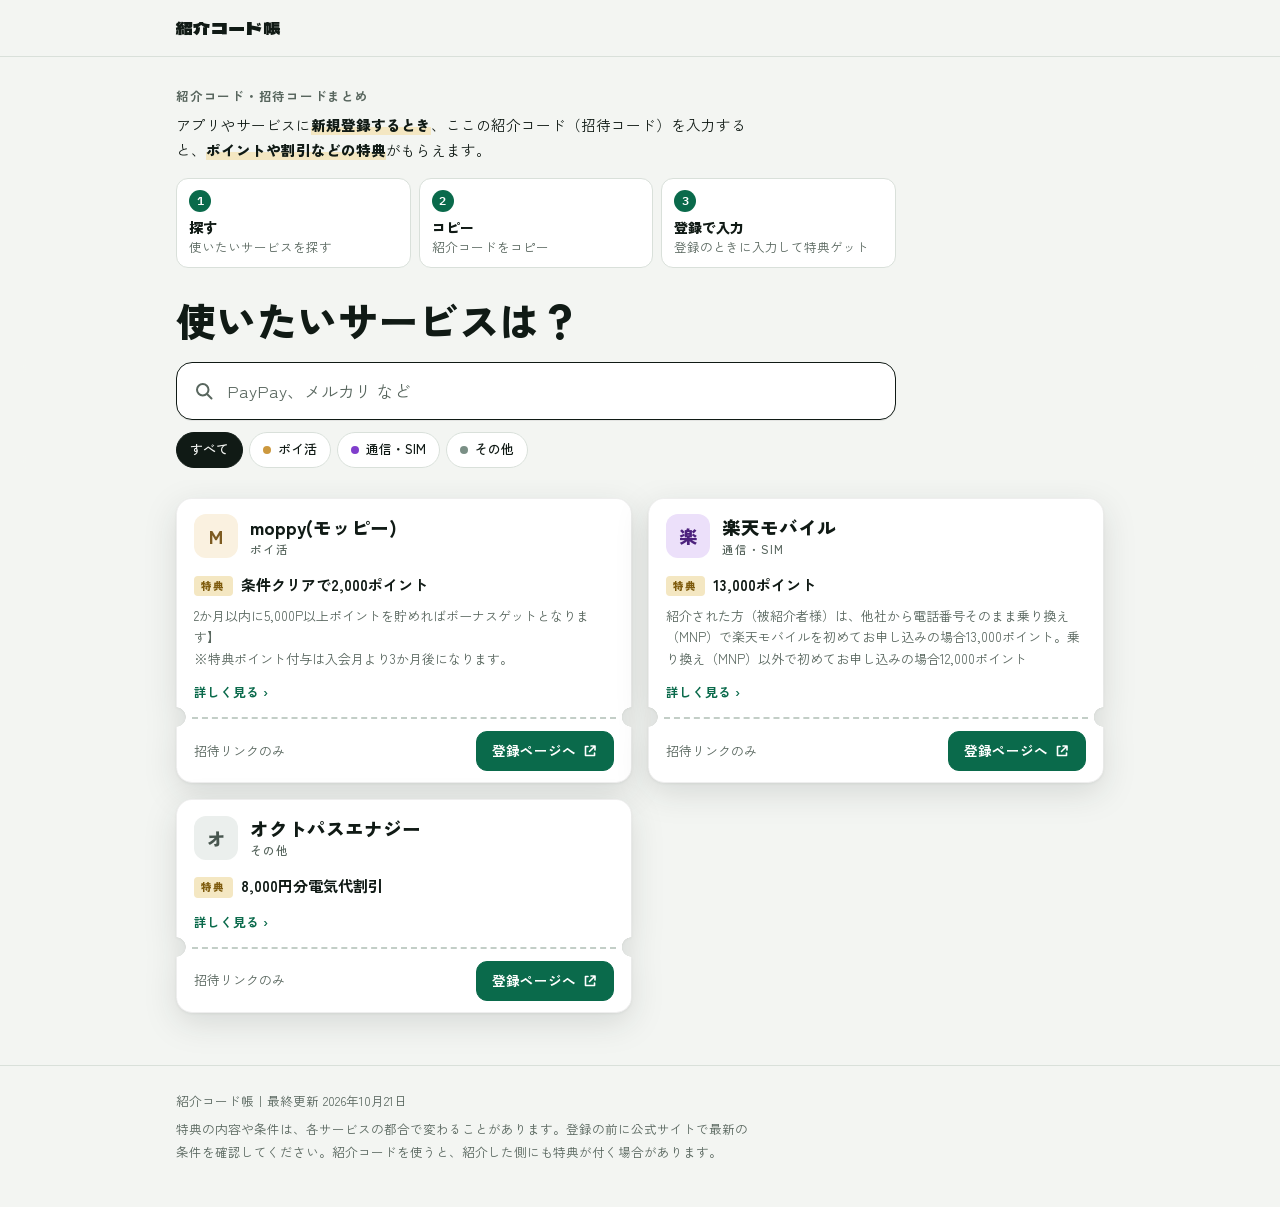
<file: index.html>
<!DOCTYPE html>
<html lang="ja">
<head>
<meta charset="utf-8">
<meta name="viewport" content="width=device-width, initial-scale=1, viewport-fit=cover">
<title>紹介コード・招待コードまとめ｜紹介コード帳</title>
<meta name="description" content="moppy(モッピー)、楽天モバイル、オクトパスエナジーの紹介コード（招待コード）と招待リンクをまとめています。新規登録でもらえる特典や条件、期限も掲載。">
<link rel="canonical" href="https://lai2727.github.io/">
<meta property="og:url" content="https://lai2727.github.io/">
<meta property="og:type" content="website">
<meta property="og:title" content="紹介コード・招待コードまとめ｜紹介コード帳">
<meta property="og:description" content="moppy(モッピー)、楽天モバイル、オクトパスエナジーの紹介コード（招待コード）と招待リンクをまとめています。新規登録でもらえる特典や条件、期限も掲載。">
<meta property="og:site_name" content="紹介コード帳">
<meta property="og:locale" content="ja_JP">
<meta name="twitter:card" content="summary">
<meta name="theme-color" content="#F3F5F2" media="(prefers-color-scheme: light)">
<meta name="theme-color" content="#0D1310" media="(prefers-color-scheme: dark)">
<meta name="google-site-verification" content="avAG5VHACpHR1QMRQiwMAVCS4wDt8yzAgo10MqUBjKM">
<script type="application/ld+json">{"@context":"https://schema.org","@type":"ItemList","name":"紹介コード・招待コードまとめ","itemListElement":[{"@type":"ListItem","position":1,"name":"moppy(モッピー)の紹介コード","url":"https://lai2727.github.io/s-3afe3bd5/"},{"@type":"ListItem","position":2,"name":"楽天モバイルの紹介コード","url":"https://lai2727.github.io/rakuten-mobile/"},{"@type":"ListItem","position":3,"name":"オクトパスエナジーの紹介コード","url":"https://lai2727.github.io/s-e9bc9ee9/"}]}</script>
<link rel="preconnect" href="https://fonts.googleapis.com"><link rel="preconnect" href="https://fonts.gstatic.com" crossorigin><link rel="stylesheet" href="https://fonts.googleapis.com/css2?family=Dela+Gothic+One&family=IBM+Plex+Mono:wght@500;600&family=Zen+Kaku+Gothic+New:wght@400;500;700;900&display=swap">
<link rel="stylesheet" href="assets/site.css?v=43942e0f">
<script src="assets/site.js?v=43942e0f" defer></script>
</head>
<body>
<header class="bar"><div class="wrap bar-in"><a class="brand" href="./">紹介コード帳</a></div></header>
<section class="hero"><div class="wrap hero-in">
<h1 class="kicker">紹介コード・招待コードまとめ</h1>
<p class="lead-in">アプリやサービスに<b>新規登録するとき</b>、ここの紹介コード（招待コード）を入力すると、<b>ポイントや割引などの特典</b>がもらえます。</p>
<ol class="howto" aria-label="使い方">
<li><span class="num" aria-hidden="true">1</span><b>探す</b><span>使いたいサービスを探す</span></li>
<li><span class="num" aria-hidden="true">2</span><b>コピー</b><span>紹介コードをコピー</span></li>
<li><span class="num" aria-hidden="true">3</span><b>登録で入力</b><span>登録のときに入力して特典ゲット</span></li>
</ol>
<p class="ask">使いたいサービスは？</p>
</div></section>
<div class="finder" id="finder"><div class="wrap finder-in">
<label class="search" for="q"><span class="sr">サービス名で探す</span><span class="ico" aria-hidden="true"><svg viewBox="0 0 16 16" fill="none" stroke="currentColor" stroke-width="1.6" stroke-linecap="round"><circle cx="7" cy="7" r="4.6"/><path d="M10.4 10.4 14 14"/></svg></span><input id="q" type="search" placeholder="PayPay、メルカリ など" autocomplete="off" enterkeyhint="search"></label>
<div class="chips" role="group" aria-label="カテゴリで絞り込む"><button type="button" class="chip" data-cat="all" aria-pressed="true">すべて</button><button type="button" class="chip" data-cat="ポイ活" aria-pressed="false" style="--hue:38;--chroma:1"><span class="dot" aria-hidden="true"></span>ポイ活</button><button type="button" class="chip" data-cat="通信・SIM" aria-pressed="false" style="--hue:268;--chroma:1"><span class="dot" aria-hidden="true"></span>通信・SIM</button><button type="button" class="chip" data-cat="その他" aria-pressed="false" style="--hue:150;--chroma:0.15"><span class="dot" aria-hidden="true"></span>その他</button></div>
</div></div>
<main class="wrap list" id="list">
<p class="nomatch" id="nomatch" hidden></p>
<h2 class="sr">紹介コードの一覧</h2>
<div class="grid">
<div class="v-wrap" data-search="moppy(モッピー) ポイ活 条件クリアで2,000ポイント 2か月以内に5,000p以上ポイントを貯めればボーナスゲットとなります】
※特典ポイント付与は入会月より3か月後になります。  s 3afe3bd5" data-cat="ポイ活"><article class="voucher">
<div class="v-top">
<div class="v-head"><span class="mono" style="--hue:38;--chroma:1" aria-hidden="true">M</span><div class="v-id"><h3 class="v-name"><a class="v-open" href="s-3afe3bd5/">moppy(モッピー)</a></h3><span class="v-cat">ポイ活</span></div></div>
<p class="v-reward"><span class="v-tag">特典</span><span>条件クリアで2,000ポイント</span></p>
<p class="v-note">2か月以内に5,000P以上ポイントを貯めればボーナスゲットとなります】
※特典ポイント付与は入会月より3か月後になります。</p>
<span class="v-more" aria-hidden="true">詳しく見る ›</span>
</div>
<div class="v-stub"><span class="v-nocode">招待リンクのみ</span><a class="btn btn-primary" href="https://pc.moppy.jp/entry/invite.php?invite=aERnA186" target="_blank" rel="noopener noreferrer" aria-label="moppy(モッピー)の登録ページを開く">登録ページへ<span class="ico" aria-hidden="true"><svg viewBox="0 0 16 16" fill="none" stroke="currentColor" stroke-width="1.6" stroke-linecap="round" stroke-linejoin="round"><path d="M6 3.5H3.5v9h9V10M9 3h4v4M13 3 7.5 8.5"/></svg></span></a></div>
</article></div>
<div class="v-wrap" data-search="楽天モバイル 通信・sim 13,000ポイント 紹介された方(被紹介者様)は、他社から電話番号そのまま乗り換え(mnp)で楽天モバイルを初めてお申し込みの場合13,000ポイント。乗り換え(mnp)以外で初めてお申し込みの場合12,000ポイント  rakuten mobile" data-cat="通信・SIM"><article class="voucher">
<div class="v-top">
<div class="v-head"><span class="mono" style="--hue:268;--chroma:1" aria-hidden="true">楽</span><div class="v-id"><h3 class="v-name"><a class="v-open" href="rakuten-mobile/">楽天モバイル</a></h3><span class="v-cat">通信・SIM</span></div></div>
<p class="v-reward"><span class="v-tag">特典</span><span>13,000ポイント</span></p>
<p class="v-note">紹介された方（被紹介者様）は、他社から電話番号そのまま乗り換え（MNP）で楽天モバイルを初めてお申し込みの場合13,000ポイント。乗り換え（MNP）以外で初めてお申し込みの場合12,000ポイント</p>
<span class="v-more" aria-hidden="true">詳しく見る ›</span>
</div>
<div class="v-stub"><span class="v-nocode">招待リンクのみ</span><a class="btn btn-primary" href="http://r10.to/hPtcVf?openExternalBrowser=1" target="_blank" rel="noopener noreferrer" aria-label="楽天モバイルの登録ページを開く">登録ページへ<span class="ico" aria-hidden="true"><svg viewBox="0 0 16 16" fill="none" stroke="currentColor" stroke-width="1.6" stroke-linecap="round" stroke-linejoin="round"><path d="M6 3.5H3.5v9h9V10M9 3h4v4M13 3 7.5 8.5"/></svg></span></a></div>
</article></div>
<div class="v-wrap" data-search="オクトパスエナジー その他 8,000円分電気代割引   s e9bc9ee9" data-cat="その他"><article class="voucher">
<div class="v-top">
<div class="v-head"><span class="mono" style="--hue:150;--chroma:0.15" aria-hidden="true">オ</span><div class="v-id"><h3 class="v-name"><a class="v-open" href="s-e9bc9ee9/">オクトパスエナジー</a></h3><span class="v-cat">その他</span></div></div>
<p class="v-reward"><span class="v-tag">特典</span><span>8,000円分電気代割引</span></p>
<span class="v-more" aria-hidden="true">詳しく見る ›</span>
</div>
<div class="v-stub"><span class="v-nocode">招待リンクのみ</span><a class="btn btn-primary" href="https://octopusenergy.co.jp/friend/glowing-cloud-847" target="_blank" rel="noopener noreferrer" aria-label="オクトパスエナジーの登録ページを開く">登録ページへ<span class="ico" aria-hidden="true"><svg viewBox="0 0 16 16" fill="none" stroke="currentColor" stroke-width="1.6" stroke-linecap="round" stroke-linejoin="round"><path d="M6 3.5H3.5v9h9V10M9 3h4v4M13 3 7.5 8.5"/></svg></span></a></div>
</article></div>
</div>
</main>
<footer class="foot"><div class="wrap foot-in">
<p>紹介コード帳｜最終更新 2026年10月21日</p>
<p>特典の内容や条件は、各サービスの都合で変わることがあります。登録の前に公式サイトで最新の条件を確認してください。紹介コードを使うと、紹介した側にも特典が付く場合があります。</p>
</div></footer>
<div class="toast" id="toast" role="status" aria-live="polite"></div>
</body>
</html>
</file>
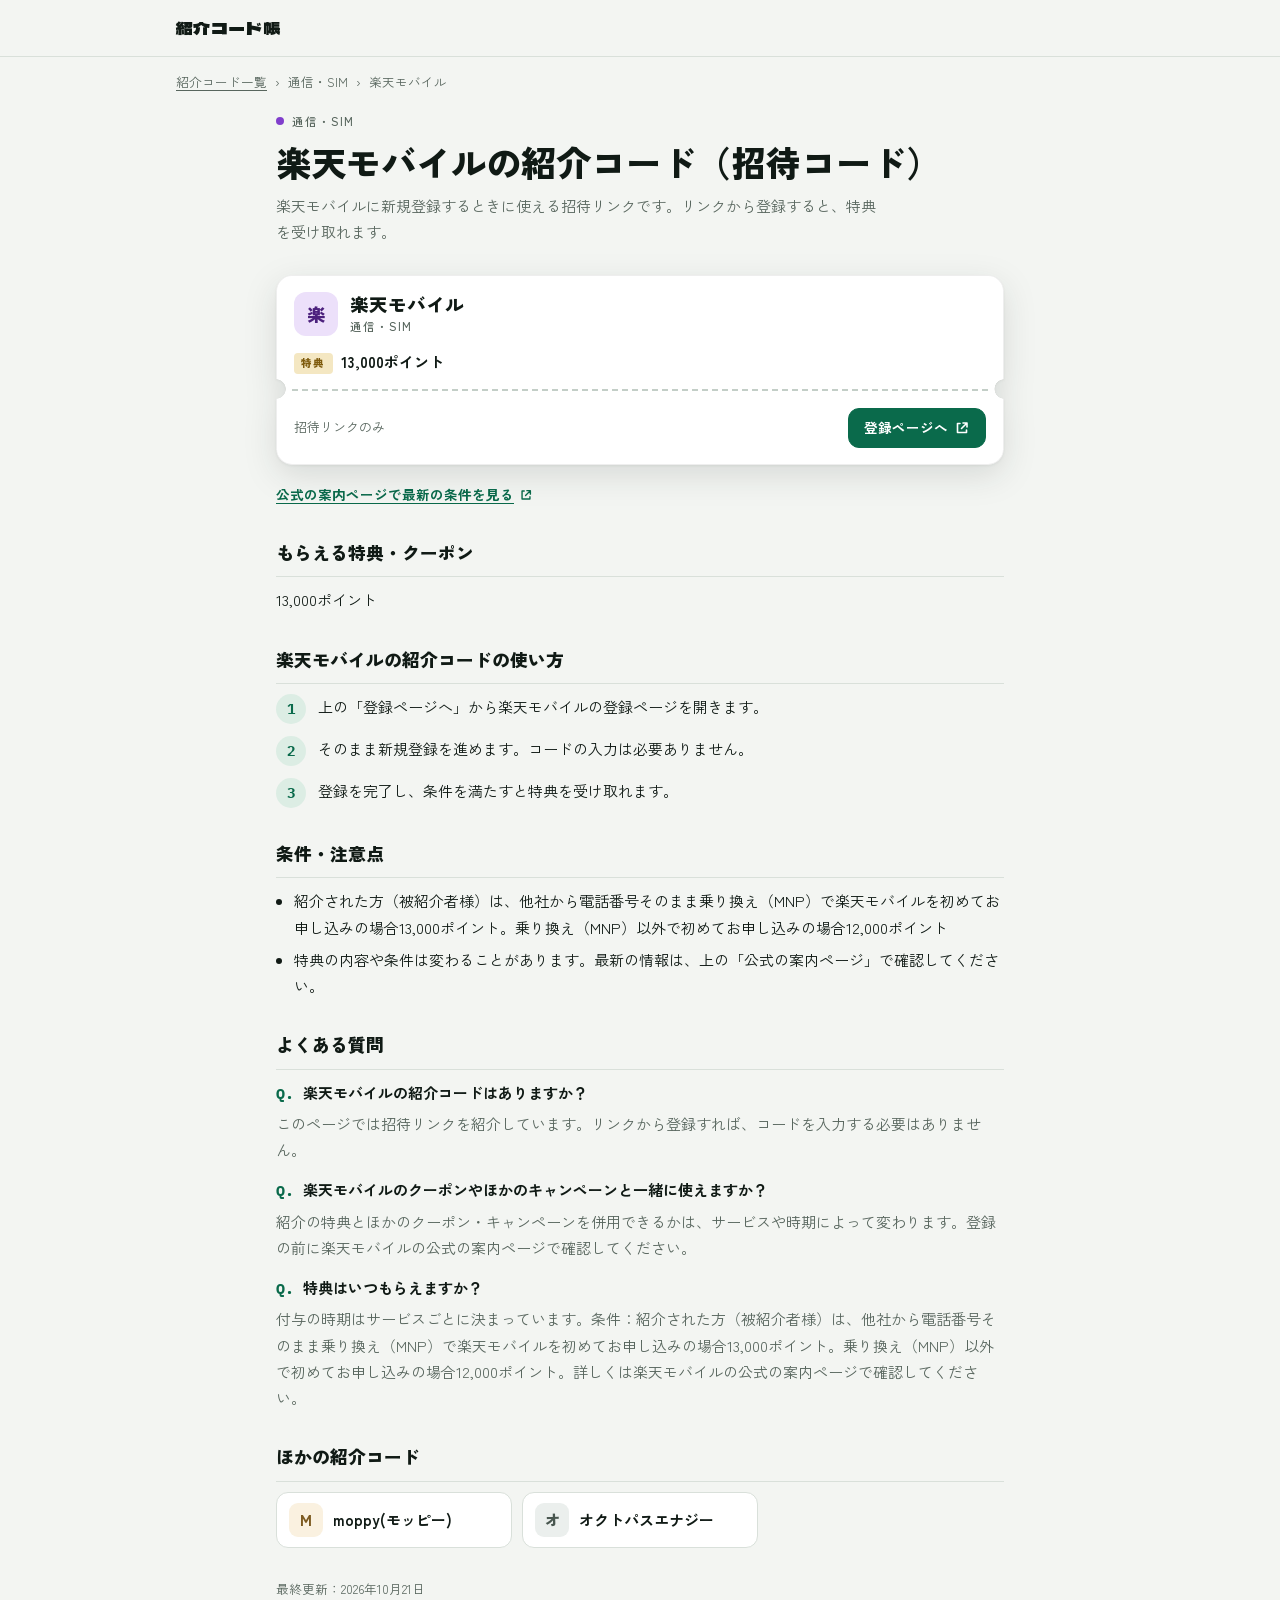
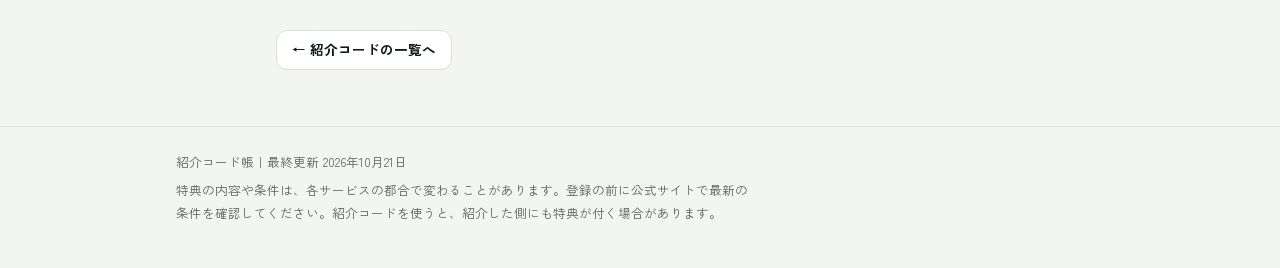
<file: rakuten-mobile/index.html>
<!DOCTYPE html>
<html lang="ja">
<head>
<meta charset="utf-8">
<meta name="viewport" content="width=device-width, initial-scale=1, viewport-fit=cover">
<title>楽天モバイルの紹介コード・招待コード（13,000ポイント）｜紹介コード帳</title>
<meta name="description" content="楽天モバイルの招待リンクを掲載。13,000ポイント。新規登録の方法、条件、期限をまとめています。">
<link rel="canonical" href="https://lai2727.github.io/rakuten-mobile/">
<meta property="og:url" content="https://lai2727.github.io/rakuten-mobile/">
<meta property="og:type" content="article">
<meta property="og:title" content="楽天モバイルの紹介コード・招待コード（13,000ポイント）｜紹介コード帳">
<meta property="og:description" content="楽天モバイルの招待リンクを掲載。13,000ポイント。新規登録の方法、条件、期限をまとめています。">
<meta property="og:site_name" content="紹介コード帳">
<meta property="og:locale" content="ja_JP">
<meta name="twitter:card" content="summary">
<meta name="theme-color" content="#F3F5F2" media="(prefers-color-scheme: light)">
<meta name="theme-color" content="#0D1310" media="(prefers-color-scheme: dark)">
<script type="application/ld+json">{"@context":"https://schema.org","@type":"BreadcrumbList","itemListElement":[{"@type":"ListItem","position":1,"name":"紹介コード一覧","item":"https://lai2727.github.io/"},{"@type":"ListItem","position":2,"name":"楽天モバイルの紹介コード","item":"https://lai2727.github.io/rakuten-mobile/"}]}</script>
<script type="application/ld+json">{"@context":"https://schema.org","@type":"FAQPage","mainEntity":[{"@type":"Question","name":"楽天モバイルの紹介コードはありますか？","acceptedAnswer":{"@type":"Answer","text":"このページでは招待リンクを紹介しています。リンクから登録すれば、コードを入力する必要はありません。"}},{"@type":"Question","name":"楽天モバイルのクーポンやほかのキャンペーンと一緒に使えますか？","acceptedAnswer":{"@type":"Answer","text":"紹介の特典とほかのクーポン・キャンペーンを併用できるかは、サービスや時期によって変わります。登録の前に楽天モバイルの公式の案内ページで確認してください。"}},{"@type":"Question","name":"特典はいつもらえますか？","acceptedAnswer":{"@type":"Answer","text":"付与の時期はサービスごとに決まっています。条件：紹介された方（被紹介者様）は、他社から電話番号そのまま乗り換え（MNP）で楽天モバイルを初めてお申し込みの場合13,000ポイント。乗り換え（MNP）以外で初めてお申し込みの場合12,000ポイント。詳しくは楽天モバイルの公式の案内ページで確認してください。"}}]}</script>
<link rel="preconnect" href="https://fonts.googleapis.com"><link rel="preconnect" href="https://fonts.gstatic.com" crossorigin><link rel="stylesheet" href="https://fonts.googleapis.com/css2?family=Dela+Gothic+One&family=IBM+Plex+Mono:wght@500;600&family=Zen+Kaku+Gothic+New:wght@400;500;700;900&display=swap">
<link rel="stylesheet" href="../assets/site.css?v=43942e0f">
<script src="../assets/site.js?v=43942e0f" defer></script>
</head>
<body>
<header class="bar"><div class="wrap bar-in"><a class="brand" href="../">紹介コード帳</a></div></header>
<nav class="wrap crumbs" aria-label="現在の場所"><ol><li><a href="../">紹介コード一覧</a></li><li>通信・SIM</li><li aria-current="page">楽天モバイル</li></ol></nav>
<main class="wrap detail">
<div class="detail-head">
<span class="v-cat" style="--hue:268;--chroma:1"><span class="dot" aria-hidden="true"></span>通信・SIM</span>
<h1>楽天モバイルの<span class="nb">紹介コード</span><span class="nb">（招待コード）</span></h1>
<p class="lead">楽天モバイルに新規登録するときに使える招待リンクです。リンクから登録すると、特典を受け取れます。</p>
</div>
<div class="v-wrap"><article class="voucher">
<div class="v-top">
<div class="v-head"><span class="mono" style="--hue:268;--chroma:1" aria-hidden="true">楽</span><div class="v-id"><p class="v-name">楽天モバイル</p><span class="v-cat">通信・SIM</span></div></div>
<p class="v-reward"><span class="v-tag">特典</span><span>13,000ポイント</span></p>
</div>
<div class="v-stub"><span class="v-nocode">招待リンクのみ</span><a class="btn btn-primary" href="http://r10.to/hPtcVf?openExternalBrowser=1" target="_blank" rel="noopener noreferrer" aria-label="楽天モバイルの登録ページを開く">登録ページへ<span class="ico" aria-hidden="true"><svg viewBox="0 0 16 16" fill="none" stroke="currentColor" stroke-width="1.6" stroke-linecap="round" stroke-linejoin="round"><path d="M6 3.5H3.5v9h9V10M9 3h4v4M13 3 7.5 8.5"/></svg></span></a></div>
</article></div>
<p class="official-line"><a class="v-link" href="https://network.mobile.rakuten.co.jp/campaign/referral/" target="_blank" rel="noopener noreferrer">公式の案内ページで最新の条件を見る<span class="ico" aria-hidden="true"><svg viewBox="0 0 16 16" fill="none" stroke="currentColor" stroke-width="1.6" stroke-linecap="round" stroke-linejoin="round"><path d="M6 3.5H3.5v9h9V10M9 3h4v4M13 3 7.5 8.5"/></svg></span></a></p>
<section class="block"><h2>もらえる特典・クーポン</h2><p>13,000ポイント</p></section>
<section class="block"><h2>楽天モバイルの紹介コードの使い方</h2><ol class="steps"><li><span>上の「登録ページへ」から楽天モバイルの登録ページを開きます。</span></li><li><span>そのまま新規登録を進めます。コードの入力は必要ありません。</span></li><li><span>登録を完了し、条件を満たすと特典を受け取れます。</span></li></ol></section>
<section class="block"><h2>条件・注意点</h2><ul class="facts"><li>紹介された方（被紹介者様）は、他社から電話番号そのまま乗り換え（MNP）で楽天モバイルを初めてお申し込みの場合13,000ポイント。乗り換え（MNP）以外で初めてお申し込みの場合12,000ポイント</li><li>特典の内容や条件は変わることがあります。最新の情報は、上の「公式の案内ページ」で確認してください。</li></ul></section>
<section class="block"><h2>よくある質問</h2><dl class="faq"><div><dt>楽天モバイルの紹介コードはありますか？</dt><dd>このページでは招待リンクを紹介しています。リンクから登録すれば、コードを入力する必要はありません。</dd></div><div><dt>楽天モバイルのクーポンやほかのキャンペーンと一緒に使えますか？</dt><dd>紹介の特典とほかのクーポン・キャンペーンを併用できるかは、サービスや時期によって変わります。登録の前に楽天モバイルの公式の案内ページで確認してください。</dd></div><div><dt>特典はいつもらえますか？</dt><dd>付与の時期はサービスごとに決まっています。条件：紹介された方（被紹介者様）は、他社から電話番号そのまま乗り換え（MNP）で楽天モバイルを初めてお申し込みの場合13,000ポイント。乗り換え（MNP）以外で初めてお申し込みの場合12,000ポイント。詳しくは楽天モバイルの公式の案内ページで確認してください。</dd></div></dl></section>
<section class="block"><h2>ほかの紹介コード</h2><ul class="related"><li><a href="../s-3afe3bd5/"><span class="mono" style="--hue:38;--chroma:1" aria-hidden="true">M</span><span>moppy(モッピー)</span></a></li><li><a href="../s-e9bc9ee9/"><span class="mono" style="--hue:150;--chroma:0.15" aria-hidden="true">オ</span><span>オクトパスエナジー</span></a></li></ul></section>
<p class="updated">最終更新：2026年10月21日</p>
<a class="btn back" href="../">← 紹介コードの一覧へ</a>
</main>
<footer class="foot"><div class="wrap foot-in">
<p>紹介コード帳｜最終更新 2026年10月21日</p>
<p>特典の内容や条件は、各サービスの都合で変わることがあります。登録の前に公式サイトで最新の条件を確認してください。紹介コードを使うと、紹介した側にも特典が付く場合があります。</p>
</div></footer>
<div class="toast" id="toast" role="status" aria-live="polite"></div>
</body>
</html>
</file>
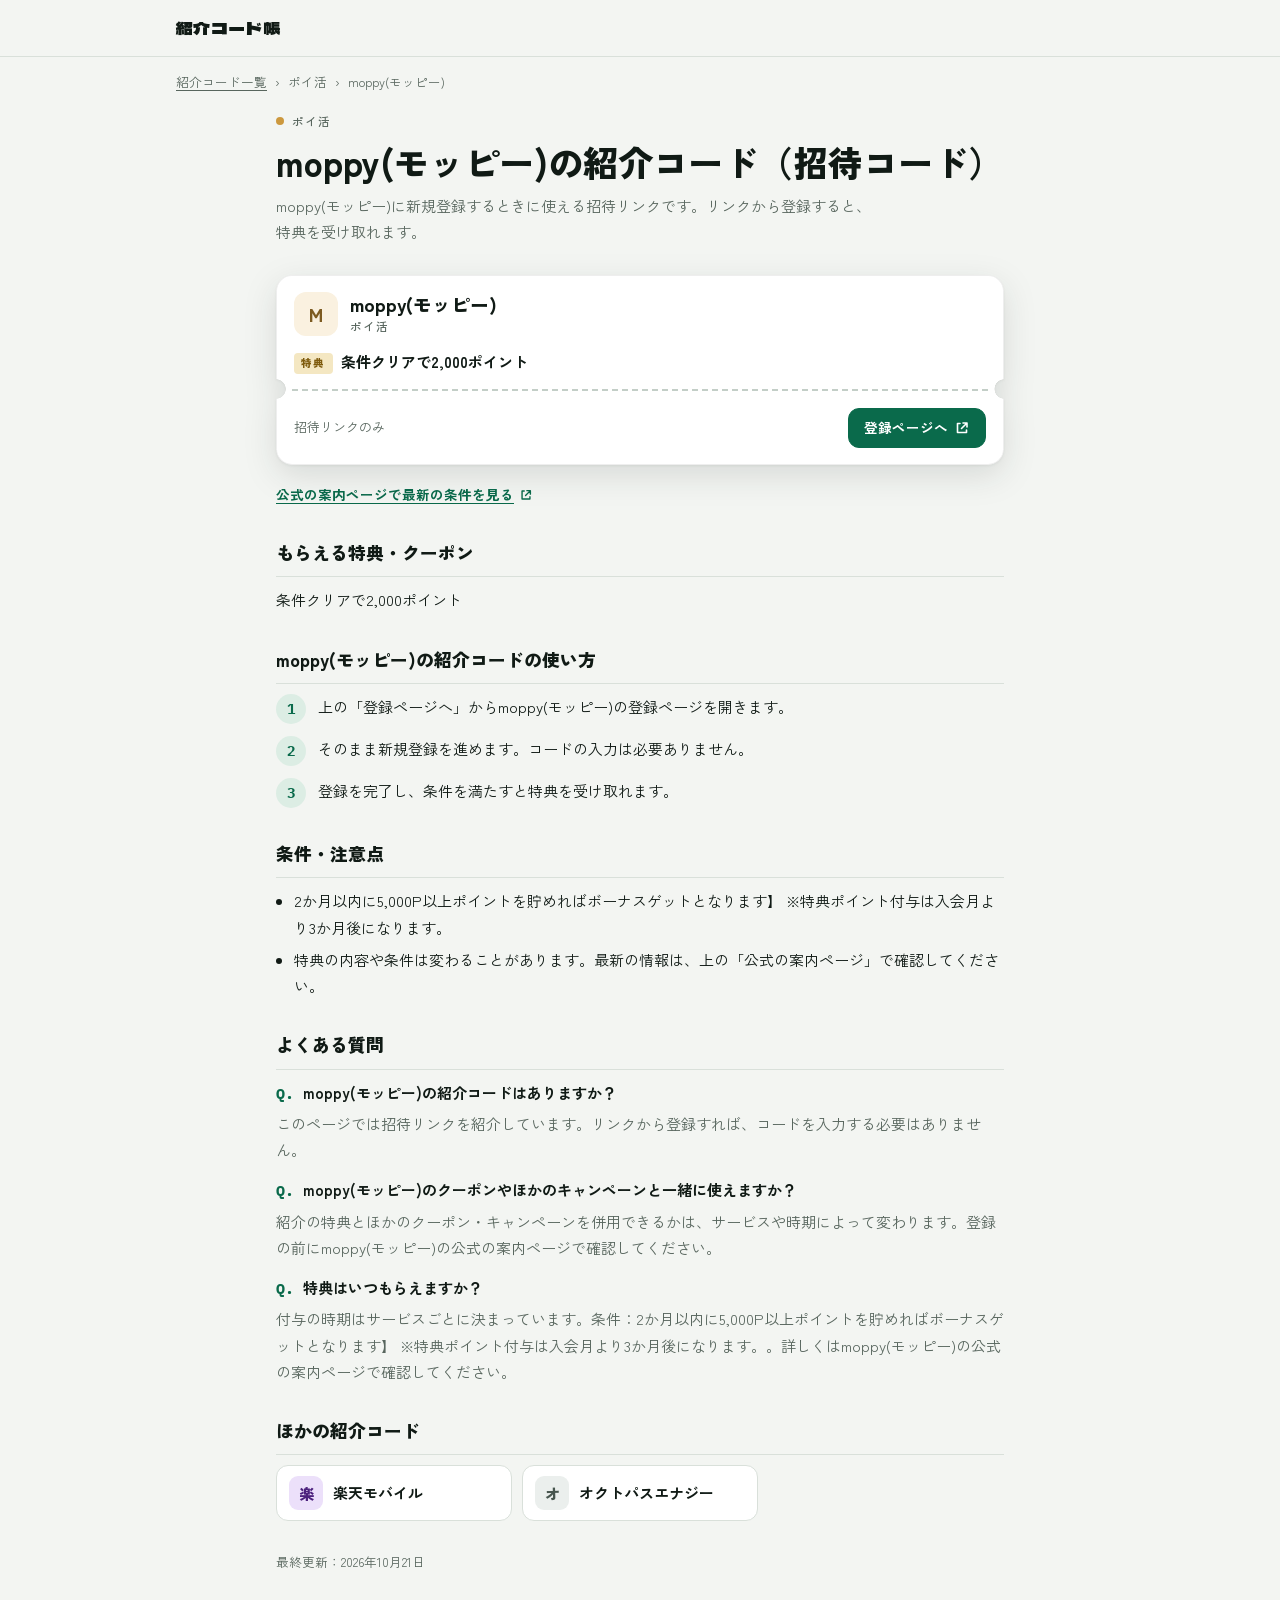
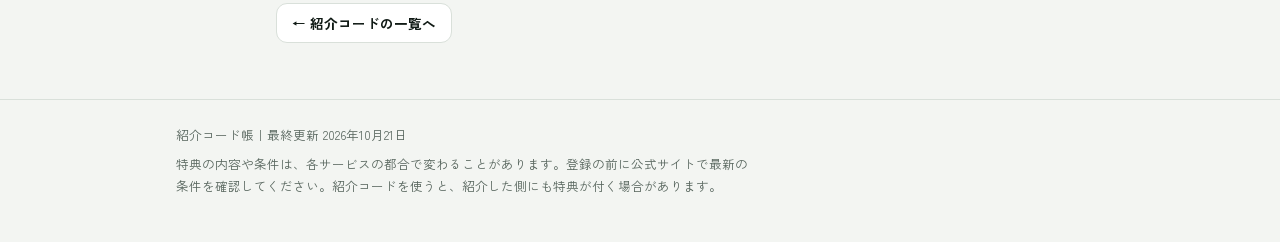
<file: s-3afe3bd5/index.html>
<!DOCTYPE html>
<html lang="ja">
<head>
<meta charset="utf-8">
<meta name="viewport" content="width=device-width, initial-scale=1, viewport-fit=cover">
<title>moppy(モッピー)の紹介コード・招待コード（条件クリアで2,000ポイント）｜紹介コード帳</title>
<meta name="description" content="moppy(モッピー)の招待リンクを掲載。条件クリアで2,000ポイント。新規登録の方法、条件、期限をまとめています。">
<link rel="canonical" href="https://lai2727.github.io/s-3afe3bd5/">
<meta property="og:url" content="https://lai2727.github.io/s-3afe3bd5/">
<meta property="og:type" content="article">
<meta property="og:title" content="moppy(モッピー)の紹介コード・招待コード（条件クリアで2,000ポイント）｜紹介コード帳">
<meta property="og:description" content="moppy(モッピー)の招待リンクを掲載。条件クリアで2,000ポイント。新規登録の方法、条件、期限をまとめています。">
<meta property="og:site_name" content="紹介コード帳">
<meta property="og:locale" content="ja_JP">
<meta name="twitter:card" content="summary">
<meta name="theme-color" content="#F3F5F2" media="(prefers-color-scheme: light)">
<meta name="theme-color" content="#0D1310" media="(prefers-color-scheme: dark)">
<script type="application/ld+json">{"@context":"https://schema.org","@type":"BreadcrumbList","itemListElement":[{"@type":"ListItem","position":1,"name":"紹介コード一覧","item":"https://lai2727.github.io/"},{"@type":"ListItem","position":2,"name":"moppy(モッピー)の紹介コード","item":"https://lai2727.github.io/s-3afe3bd5/"}]}</script>
<script type="application/ld+json">{"@context":"https://schema.org","@type":"FAQPage","mainEntity":[{"@type":"Question","name":"moppy(モッピー)の紹介コードはありますか？","acceptedAnswer":{"@type":"Answer","text":"このページでは招待リンクを紹介しています。リンクから登録すれば、コードを入力する必要はありません。"}},{"@type":"Question","name":"moppy(モッピー)のクーポンやほかのキャンペーンと一緒に使えますか？","acceptedAnswer":{"@type":"Answer","text":"紹介の特典とほかのクーポン・キャンペーンを併用できるかは、サービスや時期によって変わります。登録の前にmoppy(モッピー)の公式の案内ページで確認してください。"}},{"@type":"Question","name":"特典はいつもらえますか？","acceptedAnswer":{"@type":"Answer","text":"付与の時期はサービスごとに決まっています。条件：2か月以内に5,000P以上ポイントを貯めればボーナスゲットとなります】\n※特典ポイント付与は入会月より3か月後になります。。詳しくはmoppy(モッピー)の公式の案内ページで確認してください。"}}]}</script>
<link rel="preconnect" href="https://fonts.googleapis.com"><link rel="preconnect" href="https://fonts.gstatic.com" crossorigin><link rel="stylesheet" href="https://fonts.googleapis.com/css2?family=Dela+Gothic+One&family=IBM+Plex+Mono:wght@500;600&family=Zen+Kaku+Gothic+New:wght@400;500;700;900&display=swap">
<link rel="stylesheet" href="../assets/site.css?v=43942e0f">
<script src="../assets/site.js?v=43942e0f" defer></script>
</head>
<body>
<header class="bar"><div class="wrap bar-in"><a class="brand" href="../">紹介コード帳</a></div></header>
<nav class="wrap crumbs" aria-label="現在の場所"><ol><li><a href="../">紹介コード一覧</a></li><li>ポイ活</li><li aria-current="page">moppy(モッピー)</li></ol></nav>
<main class="wrap detail">
<div class="detail-head">
<span class="v-cat" style="--hue:38;--chroma:1"><span class="dot" aria-hidden="true"></span>ポイ活</span>
<h1>moppy(モッピー)の<span class="nb">紹介コード</span><span class="nb">（招待コード）</span></h1>
<p class="lead">moppy(モッピー)に新規登録するときに使える招待リンクです。リンクから登録すると、特典を受け取れます。</p>
</div>
<div class="v-wrap"><article class="voucher">
<div class="v-top">
<div class="v-head"><span class="mono" style="--hue:38;--chroma:1" aria-hidden="true">M</span><div class="v-id"><p class="v-name">moppy(モッピー)</p><span class="v-cat">ポイ活</span></div></div>
<p class="v-reward"><span class="v-tag">特典</span><span>条件クリアで2,000ポイント</span></p>
</div>
<div class="v-stub"><span class="v-nocode">招待リンクのみ</span><a class="btn btn-primary" href="https://pc.moppy.jp/entry/invite.php?invite=aERnA186" target="_blank" rel="noopener noreferrer" aria-label="moppy(モッピー)の登録ページを開く">登録ページへ<span class="ico" aria-hidden="true"><svg viewBox="0 0 16 16" fill="none" stroke="currentColor" stroke-width="1.6" stroke-linecap="round" stroke-linejoin="round"><path d="M6 3.5H3.5v9h9V10M9 3h4v4M13 3 7.5 8.5"/></svg></span></a></div>
</article></div>
<p class="official-line"><a class="v-link" href="https://pc.moppy.jp/campaign/special/event.php?id=208" target="_blank" rel="noopener noreferrer">公式の案内ページで最新の条件を見る<span class="ico" aria-hidden="true"><svg viewBox="0 0 16 16" fill="none" stroke="currentColor" stroke-width="1.6" stroke-linecap="round" stroke-linejoin="round"><path d="M6 3.5H3.5v9h9V10M9 3h4v4M13 3 7.5 8.5"/></svg></span></a></p>
<section class="block"><h2>もらえる特典・クーポン</h2><p>条件クリアで2,000ポイント</p></section>
<section class="block"><h2>moppy(モッピー)の紹介コードの使い方</h2><ol class="steps"><li><span>上の「登録ページへ」からmoppy(モッピー)の登録ページを開きます。</span></li><li><span>そのまま新規登録を進めます。コードの入力は必要ありません。</span></li><li><span>登録を完了し、条件を満たすと特典を受け取れます。</span></li></ol></section>
<section class="block"><h2>条件・注意点</h2><ul class="facts"><li>2か月以内に5,000P以上ポイントを貯めればボーナスゲットとなります】
※特典ポイント付与は入会月より3か月後になります。</li><li>特典の内容や条件は変わることがあります。最新の情報は、上の「公式の案内ページ」で確認してください。</li></ul></section>
<section class="block"><h2>よくある質問</h2><dl class="faq"><div><dt>moppy(モッピー)の紹介コードはありますか？</dt><dd>このページでは招待リンクを紹介しています。リンクから登録すれば、コードを入力する必要はありません。</dd></div><div><dt>moppy(モッピー)のクーポンやほかのキャンペーンと一緒に使えますか？</dt><dd>紹介の特典とほかのクーポン・キャンペーンを併用できるかは、サービスや時期によって変わります。登録の前にmoppy(モッピー)の公式の案内ページで確認してください。</dd></div><div><dt>特典はいつもらえますか？</dt><dd>付与の時期はサービスごとに決まっています。条件：2か月以内に5,000P以上ポイントを貯めればボーナスゲットとなります】
※特典ポイント付与は入会月より3か月後になります。。詳しくはmoppy(モッピー)の公式の案内ページで確認してください。</dd></div></dl></section>
<section class="block"><h2>ほかの紹介コード</h2><ul class="related"><li><a href="../rakuten-mobile/"><span class="mono" style="--hue:268;--chroma:1" aria-hidden="true">楽</span><span>楽天モバイル</span></a></li><li><a href="../s-e9bc9ee9/"><span class="mono" style="--hue:150;--chroma:0.15" aria-hidden="true">オ</span><span>オクトパスエナジー</span></a></li></ul></section>
<p class="updated">最終更新：2026年10月21日</p>
<a class="btn back" href="../">← 紹介コードの一覧へ</a>
</main>
<footer class="foot"><div class="wrap foot-in">
<p>紹介コード帳｜最終更新 2026年10月21日</p>
<p>特典の内容や条件は、各サービスの都合で変わることがあります。登録の前に公式サイトで最新の条件を確認してください。紹介コードを使うと、紹介した側にも特典が付く場合があります。</p>
</div></footer>
<div class="toast" id="toast" role="status" aria-live="polite"></div>
</body>
</html>
</file>
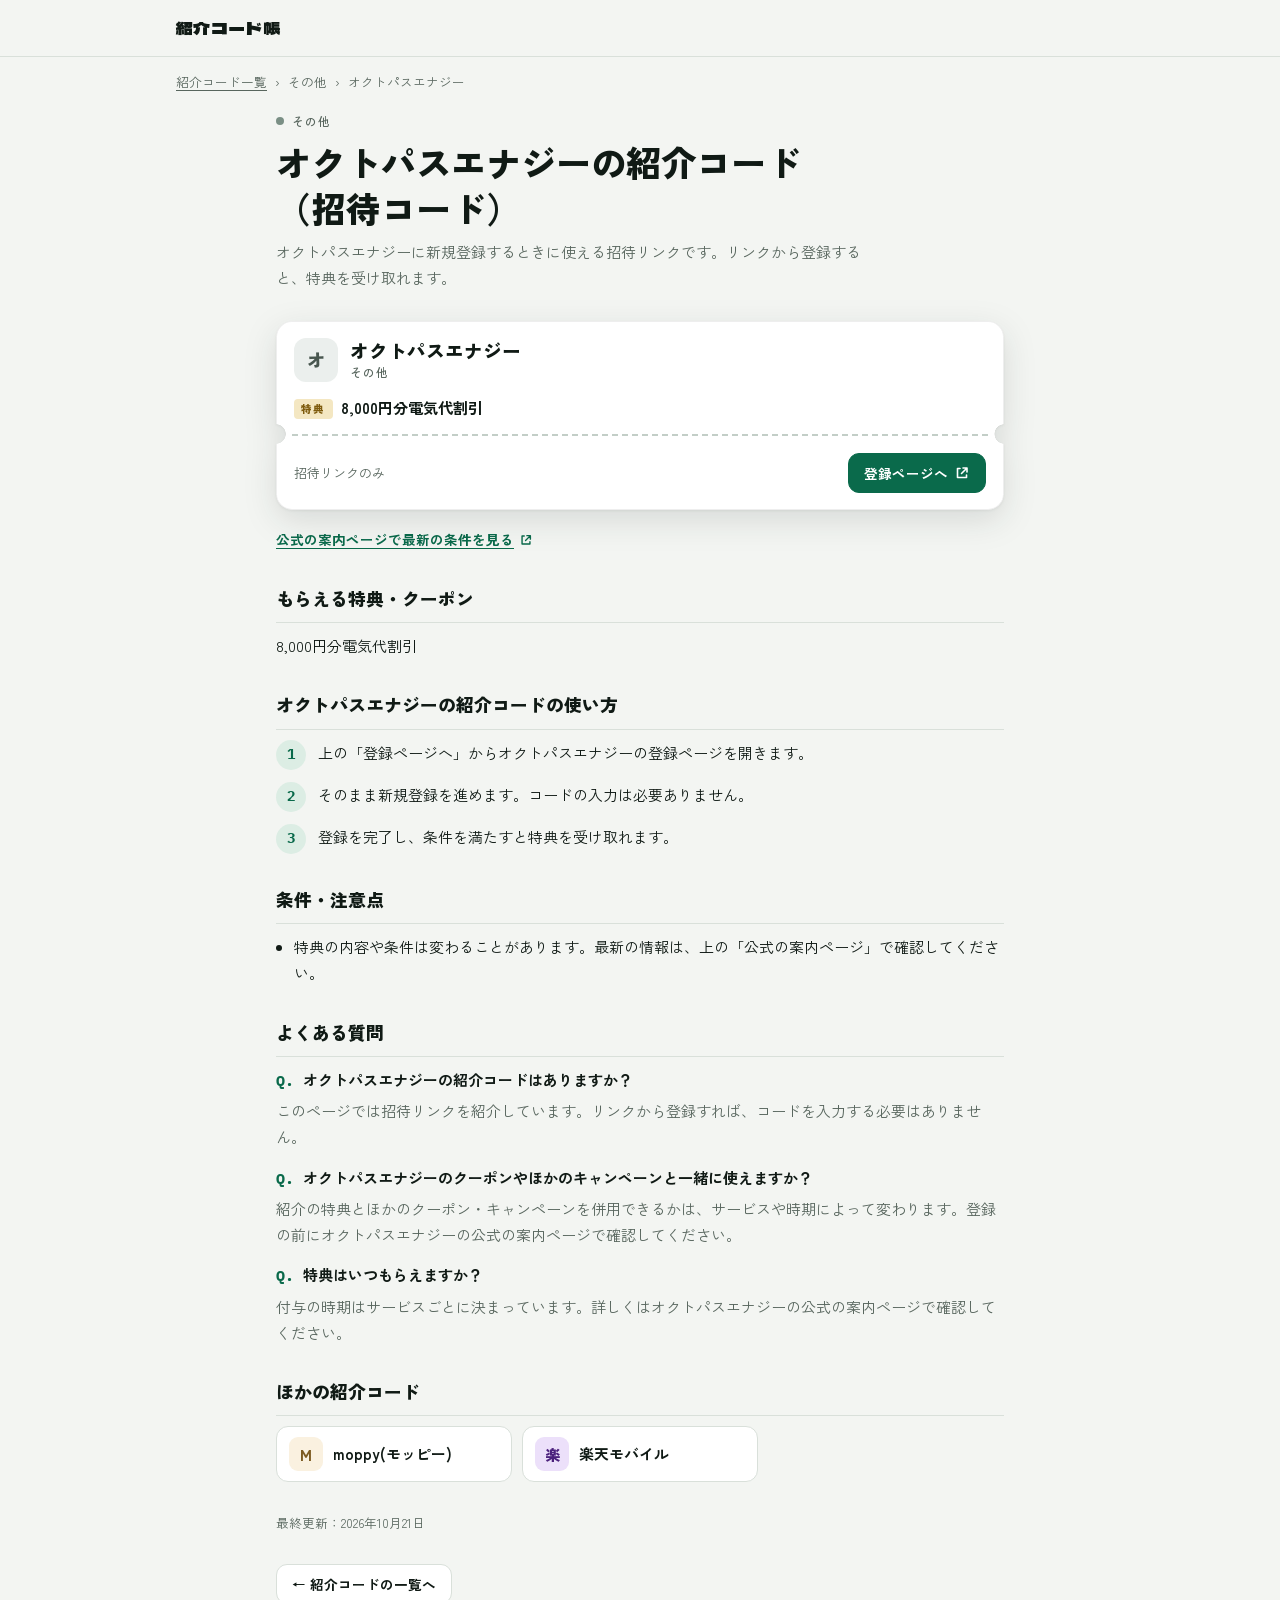
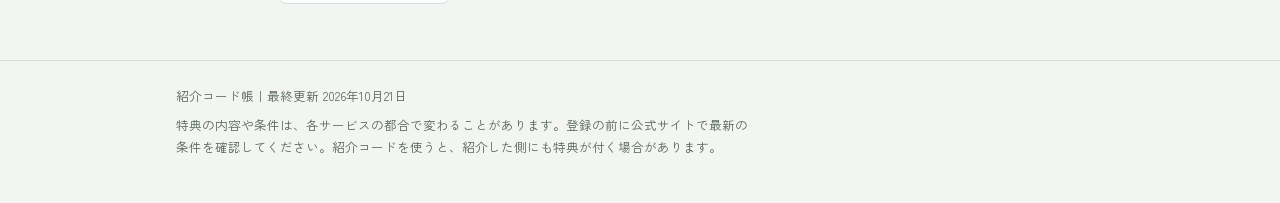
<file: s-e9bc9ee9/index.html>
<!DOCTYPE html>
<html lang="ja">
<head>
<meta charset="utf-8">
<meta name="viewport" content="width=device-width, initial-scale=1, viewport-fit=cover">
<title>オクトパスエナジーの紹介コード・招待コード（8,000円分電気代割引）｜紹介コード帳</title>
<meta name="description" content="オクトパスエナジーの招待リンクを掲載。8,000円分電気代割引。新規登録の方法、条件、期限をまとめています。">
<link rel="canonical" href="https://lai2727.github.io/s-e9bc9ee9/">
<meta property="og:url" content="https://lai2727.github.io/s-e9bc9ee9/">
<meta property="og:type" content="article">
<meta property="og:title" content="オクトパスエナジーの紹介コード・招待コード（8,000円分電気代割引）｜紹介コード帳">
<meta property="og:description" content="オクトパスエナジーの招待リンクを掲載。8,000円分電気代割引。新規登録の方法、条件、期限をまとめています。">
<meta property="og:site_name" content="紹介コード帳">
<meta property="og:locale" content="ja_JP">
<meta name="twitter:card" content="summary">
<meta name="theme-color" content="#F3F5F2" media="(prefers-color-scheme: light)">
<meta name="theme-color" content="#0D1310" media="(prefers-color-scheme: dark)">
<script type="application/ld+json">{"@context":"https://schema.org","@type":"BreadcrumbList","itemListElement":[{"@type":"ListItem","position":1,"name":"紹介コード一覧","item":"https://lai2727.github.io/"},{"@type":"ListItem","position":2,"name":"オクトパスエナジーの紹介コード","item":"https://lai2727.github.io/s-e9bc9ee9/"}]}</script>
<script type="application/ld+json">{"@context":"https://schema.org","@type":"FAQPage","mainEntity":[{"@type":"Question","name":"オクトパスエナジーの紹介コードはありますか？","acceptedAnswer":{"@type":"Answer","text":"このページでは招待リンクを紹介しています。リンクから登録すれば、コードを入力する必要はありません。"}},{"@type":"Question","name":"オクトパスエナジーのクーポンやほかのキャンペーンと一緒に使えますか？","acceptedAnswer":{"@type":"Answer","text":"紹介の特典とほかのクーポン・キャンペーンを併用できるかは、サービスや時期によって変わります。登録の前にオクトパスエナジーの公式の案内ページで確認してください。"}},{"@type":"Question","name":"特典はいつもらえますか？","acceptedAnswer":{"@type":"Answer","text":"付与の時期はサービスごとに決まっています。詳しくはオクトパスエナジーの公式の案内ページで確認してください。"}}]}</script>
<link rel="preconnect" href="https://fonts.googleapis.com"><link rel="preconnect" href="https://fonts.gstatic.com" crossorigin><link rel="stylesheet" href="https://fonts.googleapis.com/css2?family=Dela+Gothic+One&family=IBM+Plex+Mono:wght@500;600&family=Zen+Kaku+Gothic+New:wght@400;500;700;900&display=swap">
<link rel="stylesheet" href="../assets/site.css?v=43942e0f">
<script src="../assets/site.js?v=43942e0f" defer></script>
</head>
<body>
<header class="bar"><div class="wrap bar-in"><a class="brand" href="../">紹介コード帳</a></div></header>
<nav class="wrap crumbs" aria-label="現在の場所"><ol><li><a href="../">紹介コード一覧</a></li><li>その他</li><li aria-current="page">オクトパスエナジー</li></ol></nav>
<main class="wrap detail">
<div class="detail-head">
<span class="v-cat" style="--hue:150;--chroma:0.15"><span class="dot" aria-hidden="true"></span>その他</span>
<h1>オクトパスエナジーの<span class="nb">紹介コード</span><span class="nb">（招待コード）</span></h1>
<p class="lead">オクトパスエナジーに新規登録するときに使える招待リンクです。リンクから登録すると、特典を受け取れます。</p>
</div>
<div class="v-wrap"><article class="voucher">
<div class="v-top">
<div class="v-head"><span class="mono" style="--hue:150;--chroma:0.15" aria-hidden="true">オ</span><div class="v-id"><p class="v-name">オクトパスエナジー</p><span class="v-cat">その他</span></div></div>
<p class="v-reward"><span class="v-tag">特典</span><span>8,000円分電気代割引</span></p>
</div>
<div class="v-stub"><span class="v-nocode">招待リンクのみ</span><a class="btn btn-primary" href="https://octopusenergy.co.jp/friend/glowing-cloud-847" target="_blank" rel="noopener noreferrer" aria-label="オクトパスエナジーの登録ページを開く">登録ページへ<span class="ico" aria-hidden="true"><svg viewBox="0 0 16 16" fill="none" stroke="currentColor" stroke-width="1.6" stroke-linecap="round" stroke-linejoin="round"><path d="M6 3.5H3.5v9h9V10M9 3h4v4M13 3 7.5 8.5"/></svg></span></a></div>
</article></div>
<p class="official-line"><a class="v-link" href="https://octopusenergy.co.jp/friend" target="_blank" rel="noopener noreferrer">公式の案内ページで最新の条件を見る<span class="ico" aria-hidden="true"><svg viewBox="0 0 16 16" fill="none" stroke="currentColor" stroke-width="1.6" stroke-linecap="round" stroke-linejoin="round"><path d="M6 3.5H3.5v9h9V10M9 3h4v4M13 3 7.5 8.5"/></svg></span></a></p>
<section class="block"><h2>もらえる特典・クーポン</h2><p>8,000円分電気代割引</p></section>
<section class="block"><h2>オクトパスエナジーの紹介コードの使い方</h2><ol class="steps"><li><span>上の「登録ページへ」からオクトパスエナジーの登録ページを開きます。</span></li><li><span>そのまま新規登録を進めます。コードの入力は必要ありません。</span></li><li><span>登録を完了し、条件を満たすと特典を受け取れます。</span></li></ol></section>
<section class="block"><h2>条件・注意点</h2><ul class="facts"><li>特典の内容や条件は変わることがあります。最新の情報は、上の「公式の案内ページ」で確認してください。</li></ul></section>
<section class="block"><h2>よくある質問</h2><dl class="faq"><div><dt>オクトパスエナジーの紹介コードはありますか？</dt><dd>このページでは招待リンクを紹介しています。リンクから登録すれば、コードを入力する必要はありません。</dd></div><div><dt>オクトパスエナジーのクーポンやほかのキャンペーンと一緒に使えますか？</dt><dd>紹介の特典とほかのクーポン・キャンペーンを併用できるかは、サービスや時期によって変わります。登録の前にオクトパスエナジーの公式の案内ページで確認してください。</dd></div><div><dt>特典はいつもらえますか？</dt><dd>付与の時期はサービスごとに決まっています。詳しくはオクトパスエナジーの公式の案内ページで確認してください。</dd></div></dl></section>
<section class="block"><h2>ほかの紹介コード</h2><ul class="related"><li><a href="../s-3afe3bd5/"><span class="mono" style="--hue:38;--chroma:1" aria-hidden="true">M</span><span>moppy(モッピー)</span></a></li><li><a href="../rakuten-mobile/"><span class="mono" style="--hue:268;--chroma:1" aria-hidden="true">楽</span><span>楽天モバイル</span></a></li></ul></section>
<p class="updated">最終更新：2026年10月21日</p>
<a class="btn back" href="../">← 紹介コードの一覧へ</a>
</main>
<footer class="foot"><div class="wrap foot-in">
<p>紹介コード帳｜最終更新 2026年10月21日</p>
<p>特典の内容や条件は、各サービスの都合で変わることがあります。登録の前に公式サイトで最新の条件を確認してください。紹介コードを使うと、紹介した側にも特典が付く場合があります。</p>
</div></footer>
<div class="toast" id="toast" role="status" aria-live="polite"></div>
</body>
</html>
</file>
<file: assets/site.css>
:root{
  /* Layout: slim top bar, a search-first hero (lead, 3-step how-to, question, big search box + category chips, sticky),
     then one two-column grid of ticket-stub vouchers. Service pages: breadcrumb, one large voucher, how-to, conditions, FAQ. */
  --bg:#F3F5F2;
  --surface:#FFFFFF;
  --ink:#101A15;
  --muted:#58665E;
  --line:#D9E0DA;
  --perf:#C3CEC7;
  --accent:#0A6A4B;
  --accent-ink:#FFFFFF;
  --accent-soft:#DCEDE4;
  --gold:#7E5B0D;
  --gold-soft:#F4E7C2;
  --warn:#8C5000;
  --warn-soft:#FAE8CB;
  --danger:#B42318;
  --danger-soft:#FBE1DD;
  --stamp:#C2362B;
  --edge:rgba(16,26,21,.07);
  --sh-near:rgba(16,26,21,.06);
  --sh-far:rgba(16,26,21,.12);
  --field-ring:rgba(10,106,75,.18);
  --mono-bg-s:72%;--mono-bg-l:93%;--mono-ink-s:58%;--mono-ink-l:31%;
  --f-display:"Dela Gothic One","Hiragino Kaku Gothic StdN","Yu Gothic",sans-serif;
  --f-body:"Zen Kaku Gothic New","Hiragino Sans","Yu Gothic UI","Meiryo",system-ui,sans-serif;
  --f-mono:"IBM Plex Mono",ui-monospace,"SF Mono",Consolas,monospace;
  --stub:66px;
  --r:16px;
  color-scheme:light;
}
@media (prefers-color-scheme: dark){
  :root{
    --bg:#0D1310;--surface:#161F1A;--ink:#E5EDE8;--muted:#9AABA2;--line:#26342D;--perf:#37483F;
    --accent:#4CC896;--accent-ink:#04261A;--accent-soft:#163829;--gold:#E6C26A;--gold-soft:#3A3016;
    --warn:#F0A957;--warn-soft:#3B2A12;--danger:#FF8F84;--danger-soft:#3D1A17;--stamp:#FF8A7A;
    --edge:rgba(255,255,255,.06);--sh-near:rgba(0,0,0,.3);--sh-far:rgba(0,0,0,.45);--field-ring:rgba(76,200,150,.22);
    --mono-bg-s:30%;--mono-bg-l:21%;--mono-ink-s:72%;--mono-ink-l:76%;
    color-scheme:dark;
  }
}
*,*::before,*::after{box-sizing:border-box}
[hidden]{display:none!important}
html{-webkit-text-size-adjust:100%}
body{margin:0;background:var(--bg);color:var(--ink);font-family:var(--f-body);font-size:15px;line-height:1.75;-webkit-font-smoothing:antialiased;padding-bottom:env(safe-area-inset-bottom,0px)}
a{color:inherit}
button,input{font:inherit;color:inherit}
:focus-visible{outline:2px solid var(--accent);outline-offset:2px}
.sr{position:absolute;width:1px;height:1px;margin:-1px;overflow:hidden;clip:rect(0 0 0 0);white-space:nowrap}
.wrap{max-width:960px;margin-inline:auto;padding-left:max(16px,env(safe-area-inset-left,0px));padding-right:max(16px,env(safe-area-inset-right,0px))}
.ico{display:inline-flex;width:16px;height:16px;flex:none}
.ico svg{width:100%;height:100%}

/* top bar */
.bar{border-bottom:1px solid var(--line);background:var(--bg)}
.bar-in{min-height:56px;padding-top:env(safe-area-inset-top,0px);display:flex;align-items:center;justify-content:space-between;gap:12px}
.brand{font-family:var(--f-display);font-size:17px;letter-spacing:.02em;text-decoration:none;white-space:nowrap}
.owner{font-size:13px;font-weight:700;color:var(--muted);min-width:0;overflow:hidden;text-overflow:ellipsis;white-space:nowrap}

/* search-first hero */
.hero-in{padding-block:28px 4px;display:grid;gap:6px}
.kicker{margin:0;font-size:12.5px;font-weight:700;letter-spacing:.06em;color:var(--muted)}
.lead-in{margin:0;max-width:40em;font-size:14.5px;line-height:1.7}
.lead-in b{font-weight:900;background:linear-gradient(transparent 62%,var(--gold-soft) 62%)}
.intro{margin:0;max-width:36em;color:var(--muted);white-space:pre-line;overflow-wrap:anywhere}
.howto{list-style:none;margin:10px 0 22px;padding:0;display:grid;grid-template-columns:repeat(3,minmax(0,1fr));gap:8px;max-width:720px}
.howto li{position:relative;display:grid;gap:1px;padding:11px 12px 10px;background:var(--surface);border:1px solid var(--line);border-radius:12px;font-size:12.5px;line-height:1.45;color:var(--muted);min-width:0}
.howto .num{width:22px;height:22px;border-radius:50%;display:grid;place-items:center;background:var(--accent);color:var(--accent-ink);font-family:var(--f-mono);font-weight:600;font-size:12px;margin-bottom:4px}
.howto b{font-size:14px;font-weight:900;color:var(--ink)}
.ask{margin:0;font-size:clamp(1.6rem,6vw,2.5rem);font-weight:900;line-height:1.2;letter-spacing:.01em;text-wrap:balance}
@media (max-width:480px){.howto{gap:6px}.howto li{padding:9px 9px 8px;font-size:11.5px}.howto b{font-size:13px}}
.finder{position:sticky;top:0;z-index:5;background:color-mix(in srgb,var(--bg) 90%,transparent);-webkit-backdrop-filter:blur(12px);backdrop-filter:blur(12px)}
.finder-in{padding-block:14px 12px;display:grid;gap:12px}
.finder.is-stuck{border-bottom:1px solid var(--line)}
.search{position:relative;display:block;max-width:720px}
.search .ico{position:absolute;left:18px;top:50%;width:20px;height:20px;transform:translateY(-50%);color:var(--muted);pointer-events:none}
.search input{width:100%;height:58px;padding:0 18px 0 50px;border:1.5px solid var(--ink);border-radius:16px;background:var(--surface);font-size:17px;box-shadow:0 1px 0 var(--edge)}
.search input::placeholder{color:var(--muted)}
.search input:focus{outline:none;border-color:var(--accent);box-shadow:0 0 0 4px var(--field-ring)}
.chips{display:flex;gap:6px;overflow-x:auto;scrollbar-width:none;padding:2px;margin:-2px}
.chips::-webkit-scrollbar{display:none}
.chip{flex:none;height:36px;padding:0 13px;border-radius:999px;border:1px solid var(--line);background:var(--surface);font-size:13px;font-weight:500;cursor:pointer;display:inline-flex;align-items:center;gap:7px;white-space:nowrap}
.chip[aria-pressed="true"]{background:var(--ink);border-color:var(--ink);color:var(--bg)}
.dot{width:8px;height:8px;border-radius:50%;flex:none;background:hsl(var(--hue) calc(var(--mono-ink-s) * var(--chroma,1)) 52%)}

/* list */
.list{padding-block:18px 52px;display:grid;gap:14px}
.grid{display:grid;grid-template-columns:repeat(2,minmax(0,1fr));gap:16px}
.nomatch{margin:0;color:var(--muted);padding-block:8px 24px}
.nomatch b{color:var(--ink)}

/* voucher: a ticket with a perforated stub that holds the code */
.v-wrap{display:flex;min-width:0;filter:drop-shadow(0 1px 1px var(--sh-near)) drop-shadow(0 10px 16px var(--sh-far));transition:transform .2s ease}
@media (hover:hover){.grid .v-wrap:hover{transform:translateY(-3px)}}
.voucher{--notch:10px;position:relative;flex:1;min-width:0;display:flex;flex-direction:column;background:var(--surface);border-radius:var(--r);box-shadow:inset 0 0 0 1px var(--edge);
  -webkit-mask:radial-gradient(circle var(--notch) at 0 calc(100% - var(--stub)),#0000 95%,#000) 0 0/51% 100% no-repeat,radial-gradient(circle var(--notch) at 100% calc(100% - var(--stub)),#0000 95%,#000) 100% 0/51% 100% no-repeat;
  mask:radial-gradient(circle var(--notch) at 0 calc(100% - var(--stub)),#0000 95%,#000) 0 0/51% 100% no-repeat,radial-gradient(circle var(--notch) at 100% calc(100% - var(--stub)),#0000 95%,#000) 100% 0/51% 100% no-repeat}
.v-top{position:relative;flex:1;padding:16px 18px 14px;display:flex;flex-direction:column;gap:2px;min-width:0}
/* 一覧では、名前のリンクをカードの上半分いっぱいに広げて、どこを押しても詳しいページへ進めるようにする */
.v-open::after{content:"";position:absolute;inset:0;border-radius:var(--r) var(--r) 0 0}
.v-more{margin-top:auto;padding-top:10px;font-size:12.5px;font-weight:700;color:var(--accent)}
.v-wrap:hover .v-more{text-decoration:underline;text-underline-offset:3px}
.v-head{display:flex;align-items:center;gap:12px;min-width:0}
.mono{flex:none;width:44px;height:44px;border-radius:12px;display:grid;place-items:center;font-weight:900;font-size:1.15rem;line-height:1;
  background:hsl(var(--hue) calc(var(--mono-bg-s) * var(--chroma,1)) var(--mono-bg-l));color:hsl(var(--hue) calc(var(--mono-ink-s) * var(--chroma,1)) var(--mono-ink-l))}
.v-id{min-width:0;flex:1;display:grid}
.v-name{margin:0;font-size:1.16rem;font-weight:900;line-height:1.35;overflow-wrap:anywhere}
.v-name a{text-decoration:none}
.v-name a:hover{text-decoration:underline;text-underline-offset:3px}
.v-cat{font-size:11.5px;font-weight:500;letter-spacing:.08em;color:var(--muted)}
.v-reward{margin:12px 0 0;display:flex;align-items:baseline;gap:8px;font-weight:700;line-height:1.55;overflow-wrap:anywhere}
.v-tag{flex:none;font-size:10.5px;font-weight:900;letter-spacing:.14em;color:var(--gold);background:var(--gold-soft);padding:2px 7px;border-radius:4px;position:relative;top:-1px}
.v-note{margin:6px 0 0;font-size:13px;line-height:1.65;color:var(--muted);white-space:pre-line;overflow-wrap:anywhere}
.v-links{position:relative;z-index:1;margin-top:10px;display:flex;flex-wrap:wrap;gap:4px 16px}
.v-link{display:inline-flex;align-items:center;gap:5px;font-size:13.5px;font-weight:700;color:var(--accent);text-decoration:underline;text-decoration-thickness:1px;text-underline-offset:3px}
.v-link .ico{width:14px;height:14px}
.v-stub{height:var(--stub);flex:none;margin-inline:16px;padding-inline:2px;border-top:2px dashed var(--perf);display:flex;align-items:center;gap:10px;min-width:0}
.v-code{flex:1 1 auto;min-width:0;font-family:var(--f-mono);font-weight:600;font-size:1.2rem;letter-spacing:.1em;font-feature-settings:"zero" 1;white-space:nowrap;overflow-x:auto;scrollbar-width:none;user-select:all;-webkit-user-select:all;padding-block:4px}
.v-code::-webkit-scrollbar{display:none}
.v-code.is-long{font-size:.98rem;letter-spacing:.05em;line-height:1.3;white-space:normal;word-break:break-all}
.v-code.is-xlong{font-size:.82rem;letter-spacing:.02em;line-height:1.25;white-space:normal;word-break:break-all}
.v-nocode{flex:1 1 auto;min-width:0;font-size:13px;color:var(--muted)}
.is-expired .v-top>*:not(.v-head),.is-expired .v-stub,.is-expired .mono,.is-expired .v-name{opacity:.5}
.pill{flex:none;margin-left:auto;font-size:11.5px;font-weight:700;line-height:1;padding:6px 9px;border-radius:999px;font-variant-numeric:tabular-nums;white-space:nowrap}
.pill-until{color:var(--muted);box-shadow:inset 0 0 0 1px var(--line)}
.pill-soon{color:var(--warn);background:var(--warn-soft)}
.pill-expired{color:var(--danger);background:var(--danger-soft)}

/* the copied stamp: a hanko-style mark pressed onto the stub */
.stamp{position:absolute;right:118px;bottom:9px;width:58px;height:58px;border-radius:50%;border:2px solid var(--stamp);color:var(--stamp);display:grid;place-items:center;text-align:center;
  font-size:10.5px;font-weight:900;line-height:1.15;letter-spacing:.06em;pointer-events:none;transform:rotate(-14deg);opacity:0}
.stamp::before{content:"";position:absolute;inset:3px;border-radius:50%;border:1px solid var(--stamp);opacity:.6}
.stamp.on{animation:stamp 1.9s ease-out forwards}
@keyframes stamp{0%{opacity:0;transform:rotate(-14deg) scale(1.7)}14%{opacity:.92;transform:rotate(-14deg) scale(1)}78%{opacity:.92}100%{opacity:0;transform:rotate(-14deg) scale(1)}}

/* buttons */
.btn{height:40px;padding:0 15px;border-radius:11px;border:1px solid var(--line);background:var(--surface);color:var(--ink);font-size:13.5px;font-weight:700;cursor:pointer;display:inline-flex;align-items:center;justify-content:center;gap:6px;white-space:nowrap;text-decoration:none;flex:none;transition:filter .15s,transform .1s}
.btn:active{transform:scale(.97)}
.btn-primary{background:var(--accent);border-color:var(--accent);color:var(--accent-ink)}
.btn-primary:hover{filter:brightness(1.08)}
.copy{min-width:6.8em}
.copy.is-done{background:var(--accent-soft);border-color:var(--accent-soft);color:var(--accent)}

/* phones: two compact tickets per row */
@media (max-width:600px){
  .grid{gap:10px}
  .grid .voucher{--stub:54px;--notch:7px;--r:14px}
  .grid .v-top{padding:12px 12px 10px}
  .grid .v-head{flex-wrap:wrap;gap:8px}
  .grid .mono{width:32px;height:32px;border-radius:9px;font-size:.9rem}
  .grid .v-id{order:3;flex-basis:100%}
  .grid .v-cat{font-size:10.5px;letter-spacing:.04em;white-space:nowrap;overflow:hidden;text-overflow:ellipsis}
  .grid .v-name{font-size:.98rem;line-height:1.35;display:-webkit-box;-webkit-line-clamp:2;-webkit-box-orient:vertical;overflow:hidden}
  .grid .pill{font-size:10.5px;padding:4px 7px}
  .grid .v-reward{display:-webkit-box;-webkit-line-clamp:3;-webkit-box-orient:vertical;overflow:hidden;margin-top:6px;font-size:12.5px;line-height:1.5}
  .grid .v-tag{font-size:9.5px;padding:1px 5px;margin-right:5px}
  .grid .v-note,.grid .v-links{display:none}
  .grid .v-more{font-size:11.5px;padding-top:8px}
  .grid .v-stub{margin-inline:10px;padding-inline:0;gap:6px}
  .grid .v-code{font-size:.92rem;letter-spacing:.04em}
  .grid .v-code.is-long{font-size:.74rem;letter-spacing:.02em}
  .grid .v-code.is-xlong{font-size:.64rem;letter-spacing:0}
  .grid .copy{min-width:0;width:38px;height:38px;padding:0;border-radius:10px}
  .grid .copy .lbl{position:absolute;width:1px;height:1px;overflow:hidden;clip:rect(0 0 0 0);white-space:nowrap}
  .grid .copy .ico{width:18px;height:18px}
  .grid .v-nocode{display:none}
  .grid .v-stub .btn:not(.copy){flex:1;height:36px;padding:0 8px;font-size:12px}
  .grid .stamp{width:44px;height:44px;right:52px;bottom:5px;font-size:8.5px}
}

/* service page */
.crumbs{padding-block:14px 0;font-size:12.5px;color:var(--muted)}
.crumbs ol{list-style:none;margin:0;padding:0;display:flex;flex-wrap:wrap;gap:4px 8px}
.crumbs li+li::before{content:"›";margin-right:8px}
.crumbs a{text-decoration:underline;text-underline-offset:3px}
.detail{max-width:760px;padding-block:18px 56px;display:grid;gap:30px}
.detail-head{display:grid;gap:8px}
.detail-head .v-cat{display:inline-flex;align-items:center;gap:8px}
.detail h1{margin:0;font-size:clamp(1.55rem,5vw,2.2rem);font-weight:900;line-height:1.3;word-break:auto-phrase;overflow-wrap:anywhere}
.nb{display:inline-block}
.lead{margin:0;color:var(--muted);max-width:40em}
.detail .voucher{--stub:76px}
.detail .v-code{font-size:1.45rem}
.detail .v-code.is-long{font-size:1.1rem}
.detail .v-code.is-xlong{font-size:.9rem}
.detail .stamp{right:128px;bottom:13px}
.official-line{margin:-14px 0 0}
.block{display:grid;gap:10px}
.block h2{margin:0;font-size:1.12rem;font-weight:900;padding-bottom:8px;border-bottom:1px solid var(--line)}
.block p{margin:0}
.steps{margin:0;padding:0;list-style:none;counter-reset:step;display:grid;gap:12px}
.steps li{counter-increment:step;display:grid;grid-template-columns:30px 1fr;gap:12px;align-items:start}
.steps li::before{content:counter(step);width:30px;height:30px;border-radius:50%;display:grid;place-items:center;background:var(--accent-soft);color:var(--accent);font-weight:900;font-size:14px;font-family:var(--f-mono)}
.steps b{font-family:var(--f-mono);letter-spacing:.06em}
.facts{margin:0;padding-left:1.2em;display:grid;gap:6px}
.faq{margin:0;display:grid;gap:14px}
.faq dt{font-weight:700}
.faq dt::before{content:"Q. ";color:var(--accent);font-family:var(--f-mono)}
.faq dd{margin:4px 0 0;color:var(--muted)}
.related{list-style:none;margin:0;padding:0;display:grid;grid-template-columns:repeat(auto-fill,minmax(min(100%,220px),1fr));gap:10px}
.related a{display:flex;align-items:center;gap:10px;padding:10px 12px;border:1px solid var(--line);border-radius:12px;background:var(--surface);text-decoration:none;min-width:0}
.related a:hover{border-color:var(--muted)}
.related .mono{width:34px;height:34px;border-radius:9px;font-size:.95rem}
.related span:last-child{min-width:0;overflow:hidden;text-overflow:ellipsis;white-space:nowrap;font-weight:700}
.updated{margin:0;font-size:12.5px;color:var(--muted);font-variant-numeric:tabular-nums}
.back{justify-self:start}

/* footer */
.foot{border-top:1px solid var(--line)}
.foot-in{padding-block:24px 44px;display:grid;gap:6px}
.foot p{margin:0;max-width:46em;font-size:12.5px;line-height:1.8;color:var(--muted)}

/* toast */
.toast{position:fixed;left:50%;bottom:calc(20px + env(safe-area-inset-bottom,0px));z-index:30;transform:translate(-50%,10px);opacity:0;pointer-events:none;background:var(--ink);color:var(--bg);padding:10px 18px;border-radius:999px;font-size:13.5px;font-weight:700;max-width:calc(100vw - 32px);text-align:center;transition:opacity .18s,transform .18s}
.toast.show{opacity:1;transform:translate(-50%,0)}
@media (prefers-reduced-motion:reduce){
  .toast,.v-wrap,.btn{transition:none}
  .grid .v-wrap:hover{transform:none}
  .stamp.on{animation:stamp-still 1.9s linear forwards}
  @keyframes stamp-still{0%,80%{opacity:.92}100%{opacity:0}}
}
</file>
